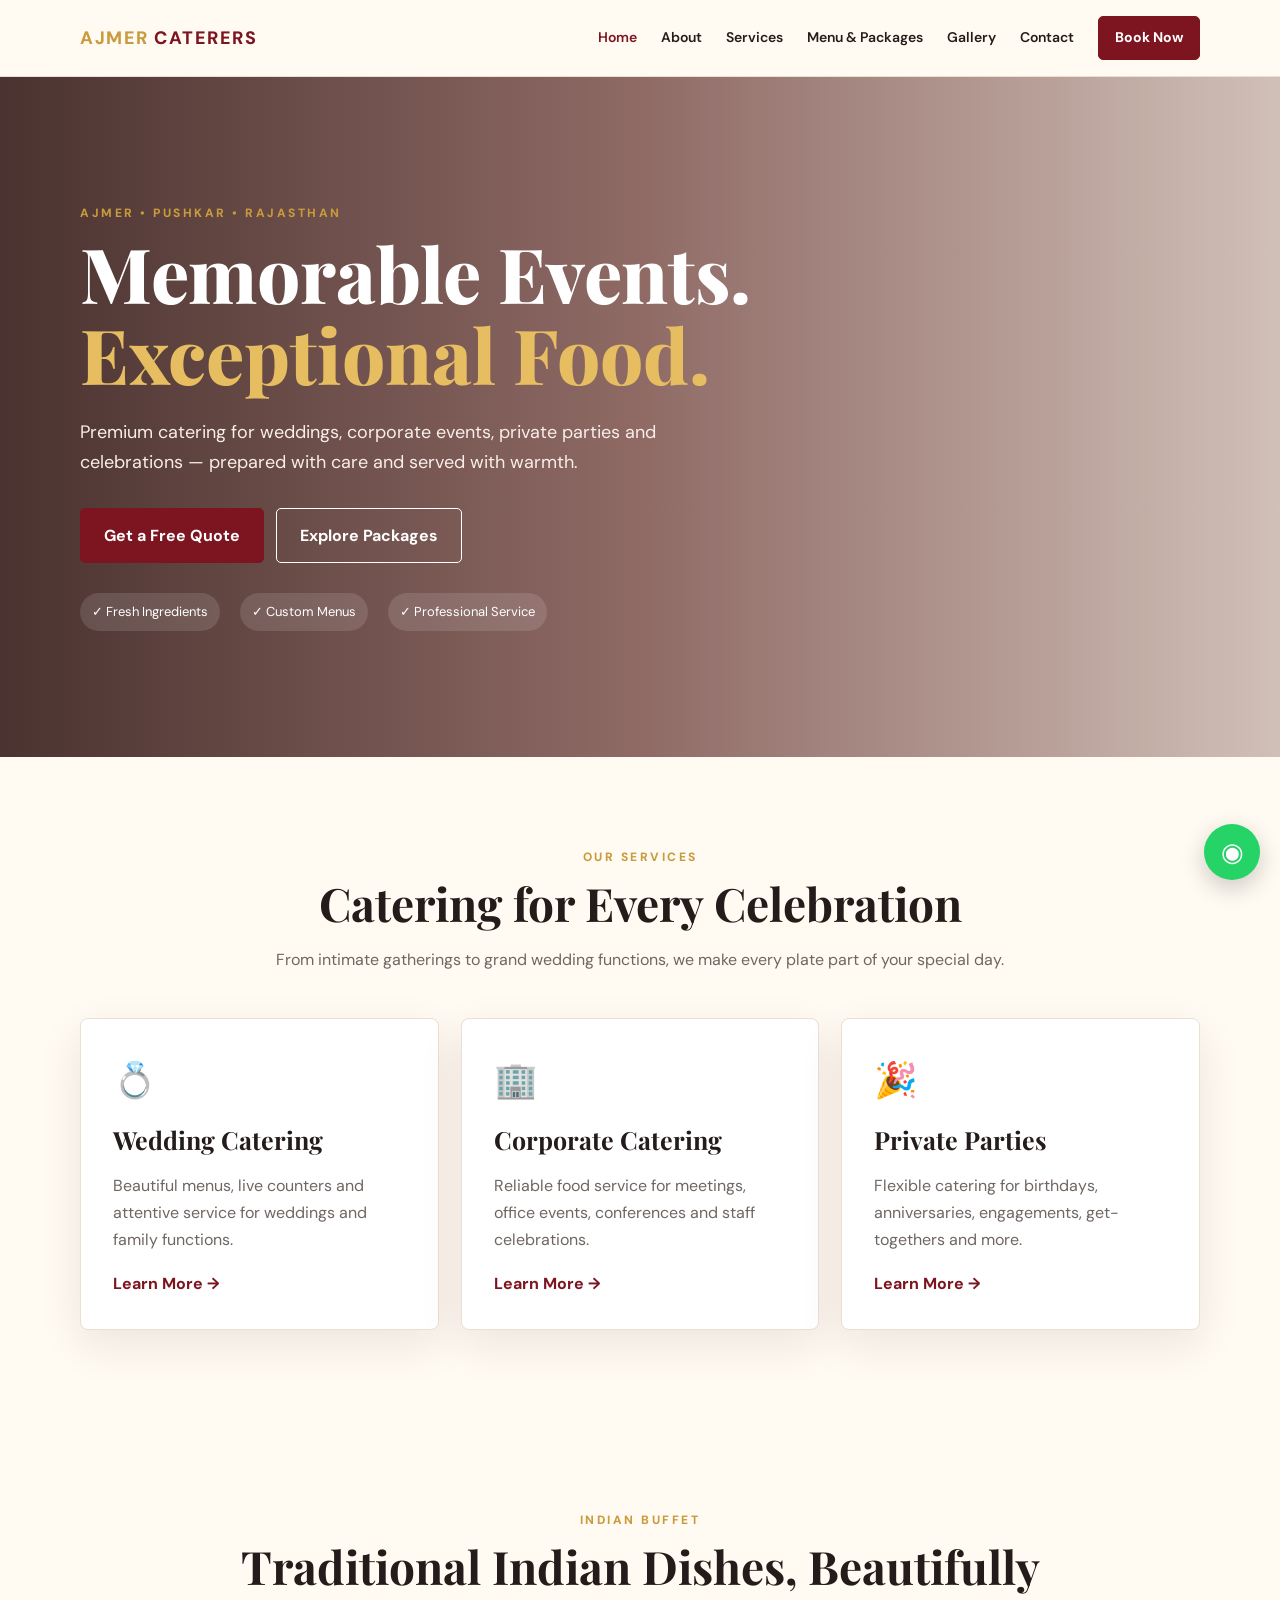
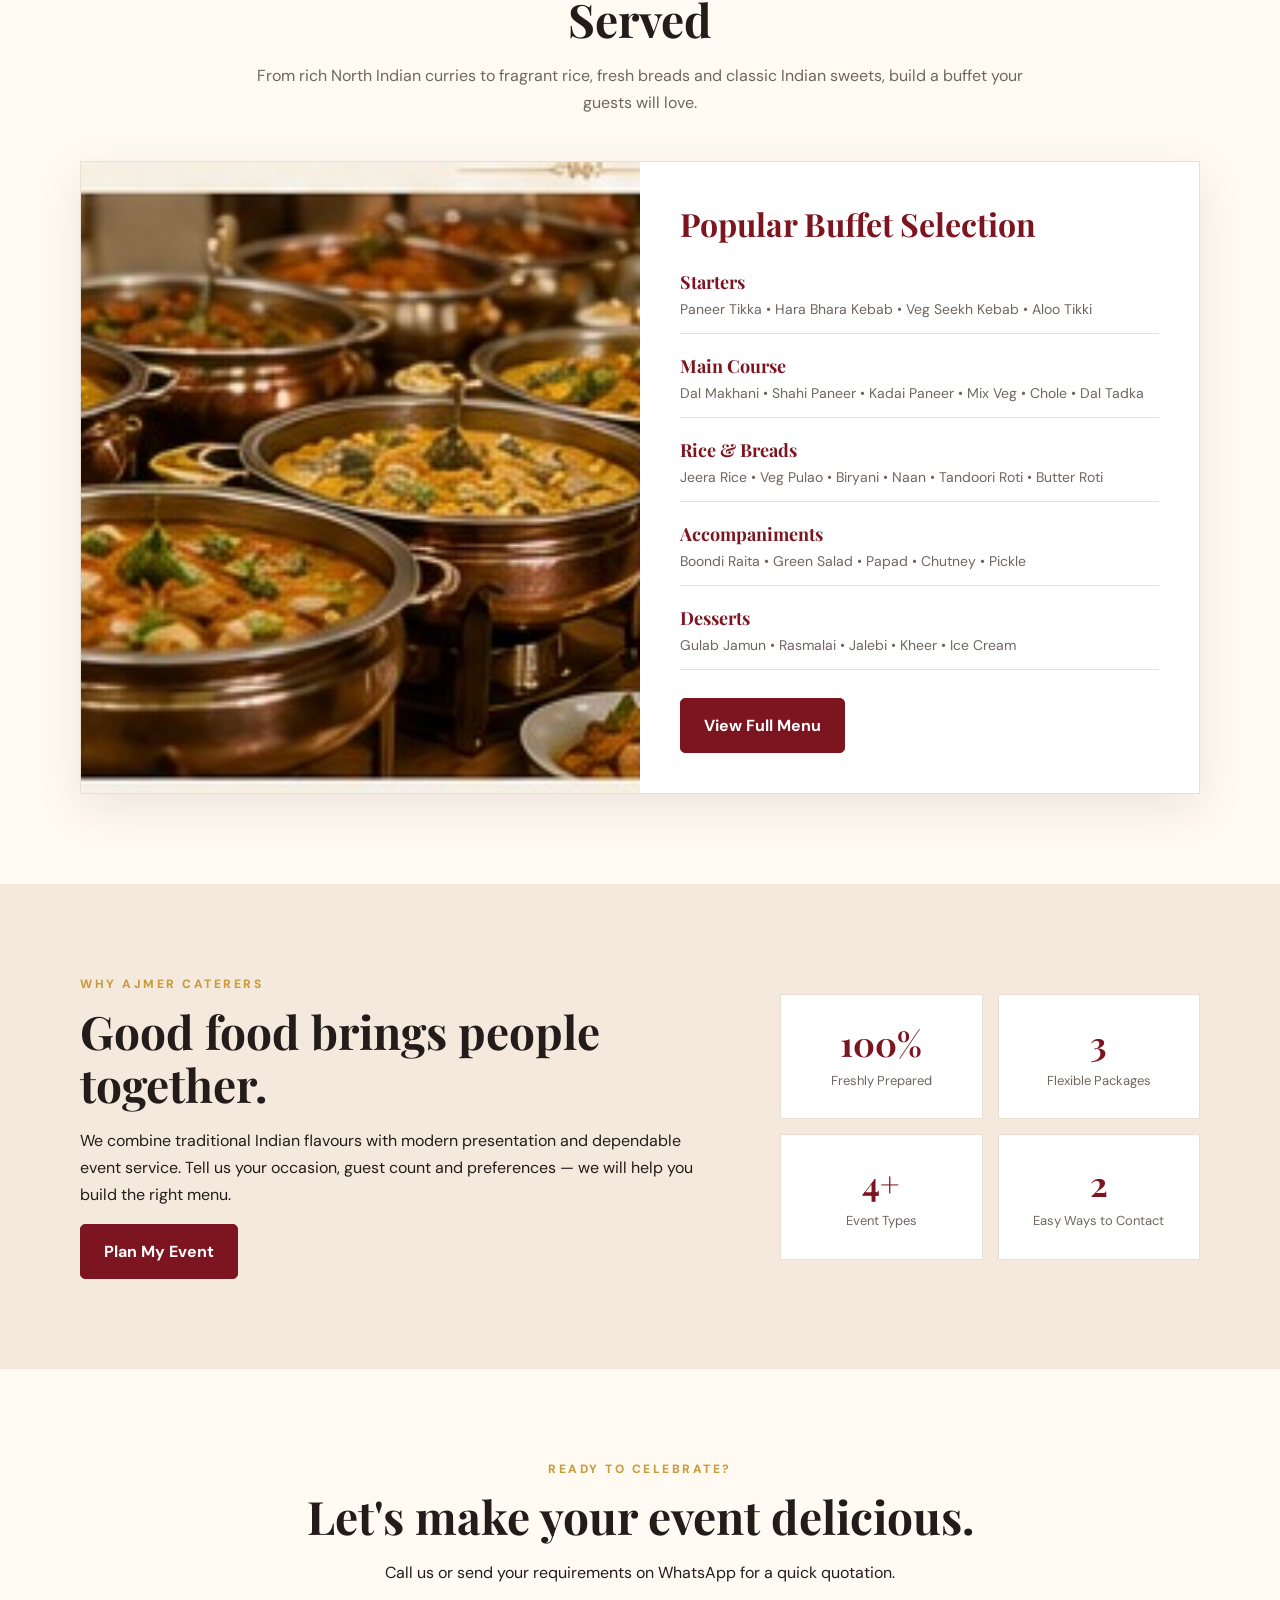
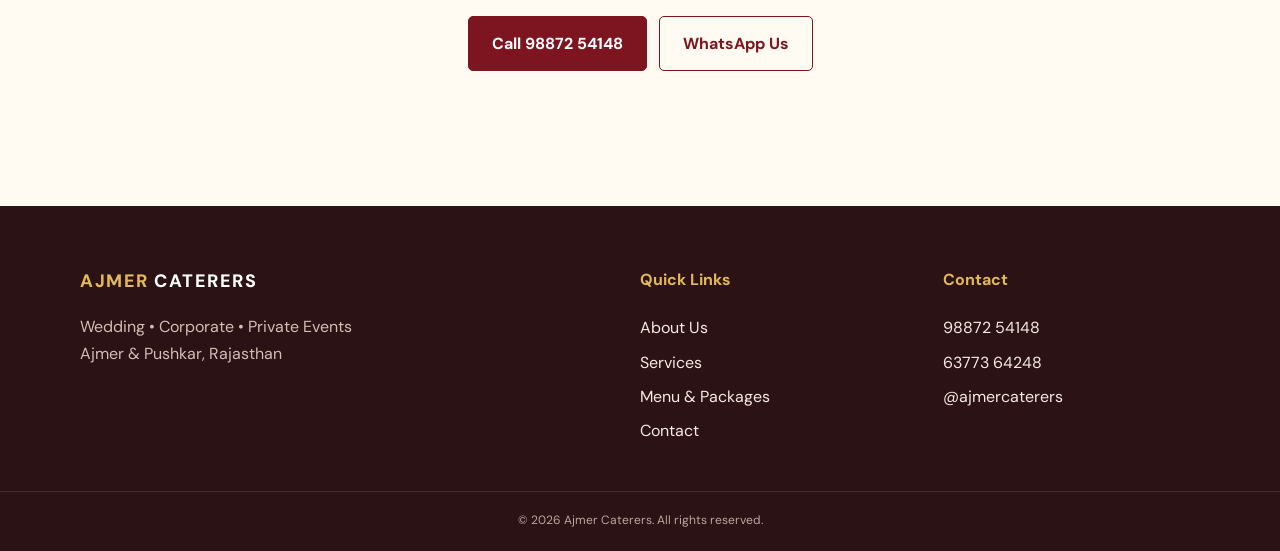
<file: index.html>
<!DOCTYPE html>
<html lang="en">
<head>
  <meta charset="UTF-8">
  <meta name="viewport" content="width=device-width, initial-scale=1.0">
  <meta name="description" content="Ajmer Caterers - Wedding, Corporate and Private Party Catering in Ajmer & Pushkar.">
  <title>Ajmer Caterers | Wedding & Event Catering</title>
  <link rel="stylesheet" href="css/style.css">
</head>
<body>
<header class="site-header">
  <div class="container nav-wrap">
    <a class="logo" href="index.html"><span>AJMER</span> CATERERS</a>
    <button class="nav-toggle" aria-label="Open navigation">☰</button>
    <nav class="nav" id="mainNav">
      <a class="active" href="index.html">Home</a>
      <a href="about.html">About</a>
      <a href="services.html">Services</a>
      <a href="menu.html">Menu & Packages</a>
      <a href="gallery.html">Gallery</a>
      <a href="contact.html">Contact</a>
      <a class="btn btn-small" href="contact.html">Book Now</a>
    </nav>
  </div>
</header>

<main>
<section class="hero">
  <div class="container hero-content">
    <p class="eyebrow">AJMER • PUSHKAR • RAJASTHAN</p>
    <h1>Memorable Events.<br><span>Exceptional Food.</span></h1>
    <p class="hero-text">Premium catering for weddings, corporate events, private parties and celebrations — prepared with care and served with warmth.</p>
    <div class="hero-actions">
      <a class="btn" href="contact.html">Get a Free Quote</a>
      <a class="btn btn-outline" href="menu.html">Explore Packages</a>
    </div>
    <div class="hero-badges">
      <span>✓ Fresh Ingredients</span><span>✓ Custom Menus</span><span>✓ Professional Service</span>
    </div>
  </div>
</section>

<section class="section">
  <div class="container">
    <div class="section-heading">
      <p class="eyebrow">OUR SERVICES</p>
      <h2>Catering for Every Celebration</h2>
      <p>From intimate gatherings to grand wedding functions, we make every plate part of your special day.</p>
    </div>
    <div class="cards three">
      <article class="card"><div class="card-icon">💍</div><h3>Wedding Catering</h3><p>Beautiful menus, live counters and attentive service for weddings and family functions.</p><a href="services.html#wedding">Learn More →</a></article>
      <article class="card"><div class="card-icon">🏢</div><h3>Corporate Catering</h3><p>Reliable food service for meetings, office events, conferences and staff celebrations.</p><a href="services.html#corporate">Learn More →</a></article>
      <article class="card"><div class="card-icon">🎉</div><h3>Private Parties</h3><p>Flexible catering for birthdays, anniversaries, engagements, get-togethers and more.</p><a href="services.html#events">Learn More →</a></article>
    </div>
  </div>
</section>

<section class="section buffet-section">
  <div class="container">
    <div class="section-heading">
      <p class="eyebrow">INDIAN BUFFET</p>
      <h2>Traditional Indian Dishes, Beautifully Served</h2>
      <p>From rich North Indian curries to fragrant rice, fresh breads and classic Indian sweets, build a buffet your guests will love.</p>
    </div>
    <div class="buffet-feature">
      <div class="buffet-photo"><img src="indian-buffet.jpg" alt="Indian buffet spread with traditional dishes"></div>
      <div class="dish-panel">
        <h3>Popular Buffet Selection</h3>
        <div class="dish-groups">
          <div><strong>Starters</strong><span>Paneer Tikka • Hara Bhara Kebab • Veg Seekh Kebab • Aloo Tikki</span></div>
          <div><strong>Main Course</strong><span>Dal Makhani • Shahi Paneer • Kadai Paneer • Mix Veg • Chole • Dal Tadka</span></div>
          <div><strong>Rice & Breads</strong><span>Jeera Rice • Veg Pulao • Biryani • Naan • Tandoori Roti • Butter Roti</span></div>
          <div><strong>Accompaniments</strong><span>Boondi Raita • Green Salad • Papad • Chutney • Pickle</span></div>
          <div><strong>Desserts</strong><span>Gulab Jamun • Rasmalai • Jalebi • Kheer • Ice Cream</span></div>
        </div>
        <a class="btn" href="menu.html">View Full Menu</a>
      </div>
    </div>
  </div>
</section>

<section class="section band">
  <div class="container split">
    <div>
      <p class="eyebrow">WHY AJMER CATERERS</p>
      <h2>Good food brings people together.</h2>
      <p>We combine traditional Indian flavours with modern presentation and dependable event service. Tell us your occasion, guest count and preferences — we will help you build the right menu.</p>
      <a class="btn" href="contact.html">Plan My Event</a>
    </div>
    <div class="stats">
      <div><strong>100%</strong><span>Freshly Prepared</span></div>
      <div><strong>3</strong><span>Flexible Packages</span></div>
      <div><strong>4+</strong><span>Event Types</span></div>
      <div><strong>2</strong><span>Easy Ways to Contact</span></div>
    </div>
  </div>
</section>

<section class="section">
  <div class="container section-heading">
    <p class="eyebrow">READY TO CELEBRATE?</p>
    <h2>Let's make your event delicious.</h2>
    <p>Call us or send your requirements on WhatsApp for a quick quotation.</p>
    <div class="hero-actions center"><a class="btn" href="tel:+919887254148">Call 98872 54148</a><a class="btn btn-outline" target="_blank" rel="noopener" href="https://wa.me/919887254148?text=Hello%20Ajmer%20Caterers%2C%20I%20would%20like%20a%20catering%20quote.">WhatsApp Us</a></div>
  </div>
</section>
</main>

<footer class="footer"><div class="container footer-grid"><div><div class="logo light"><span>AJMER</span> CATERERS</div><p>Wedding • Corporate • Private Events<br>Ajmer & Pushkar, Rajasthan</p></div><div><h4>Quick Links</h4><a href="about.html">About Us</a><a href="services.html">Services</a><a href="menu.html">Menu & Packages</a><a href="contact.html">Contact</a></div><div><h4>Contact</h4><a href="tel:+919887254148">98872 54148</a><a href="tel:+916377364248">63773 64248</a><a target="_blank" rel="noopener" href="https://www.instagram.com/ajmercaterers/?hl=en">@ajmercaterers</a></div></div><div class="copyright">© 2026 Ajmer Caterers. All rights reserved.</div></footer>
<a class="whatsapp" target="_blank" rel="noopener" href="https://wa.me/919887254148?text=Hello%20Ajmer%20Caterers%2C%20I%20need%20catering%20details." aria-label="Chat on WhatsApp">◉</a>
<script src="js/script.js"></script>
</body></html>
</file>
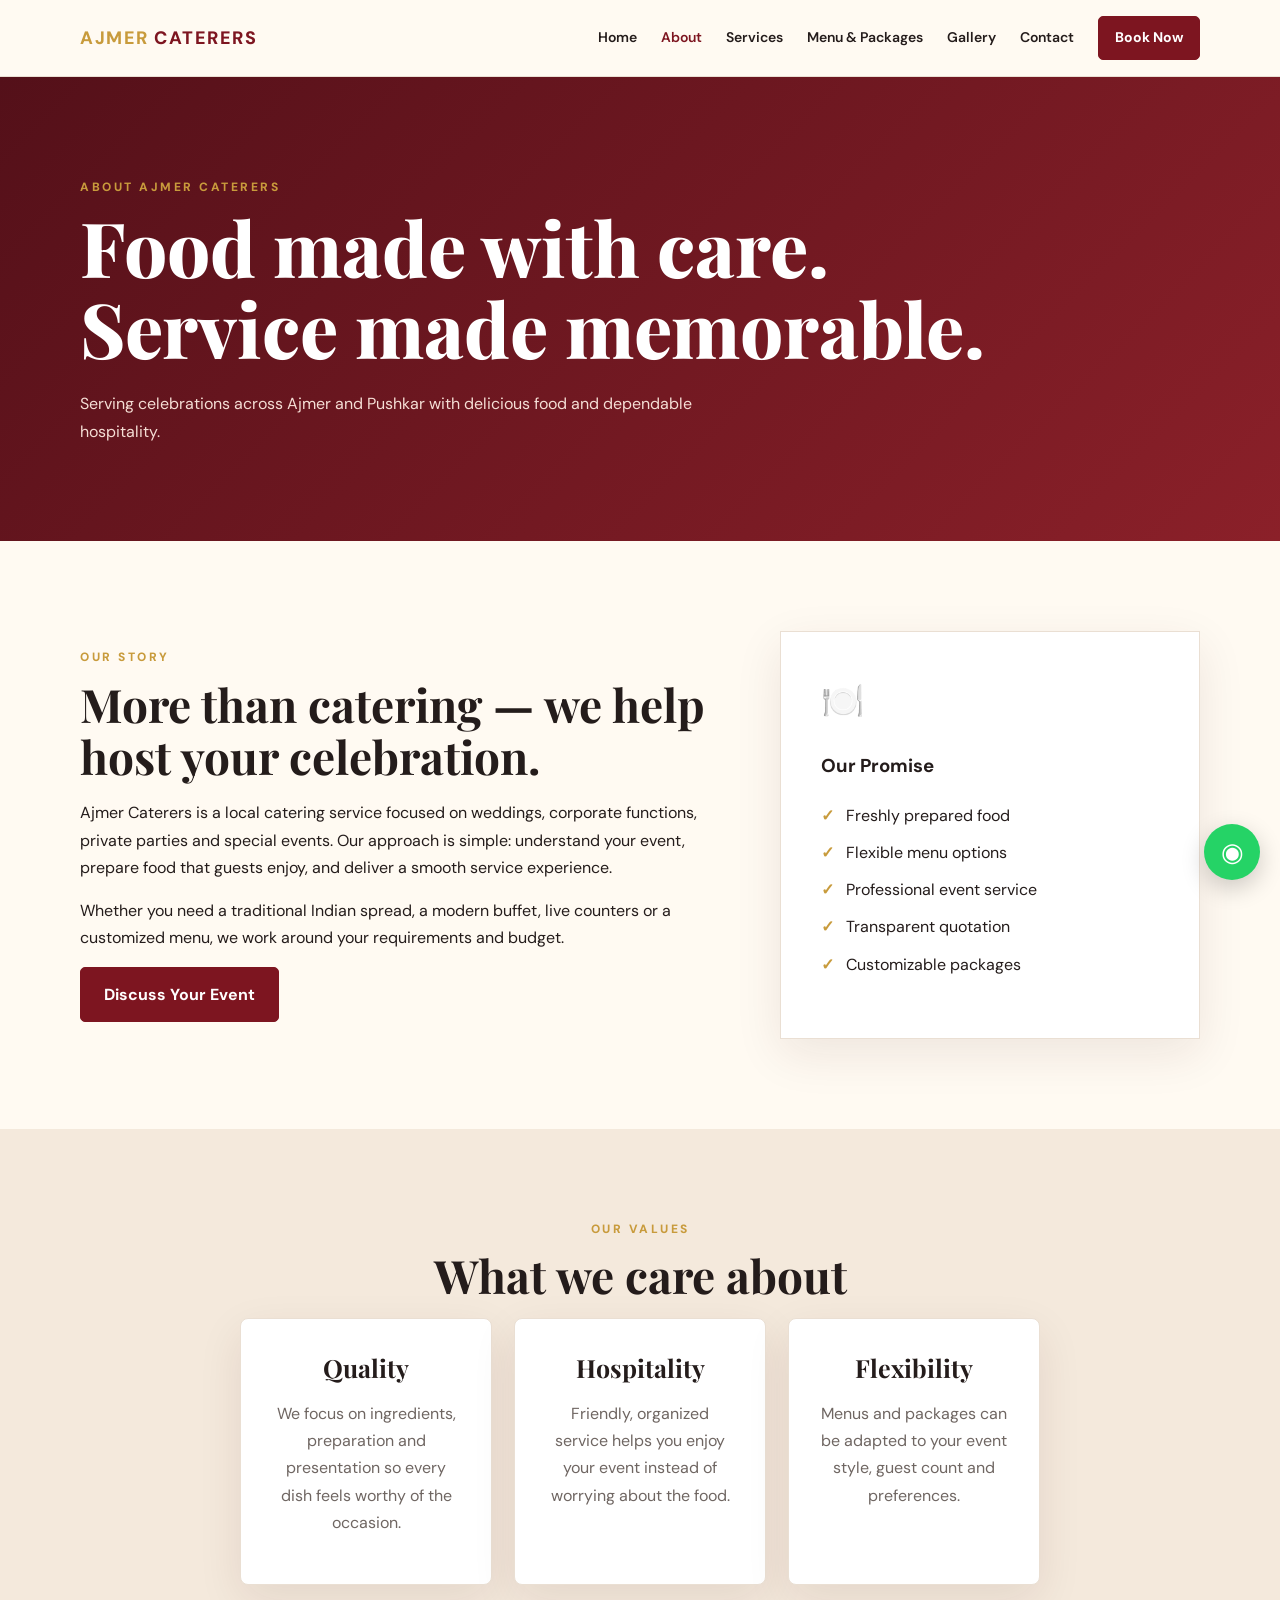
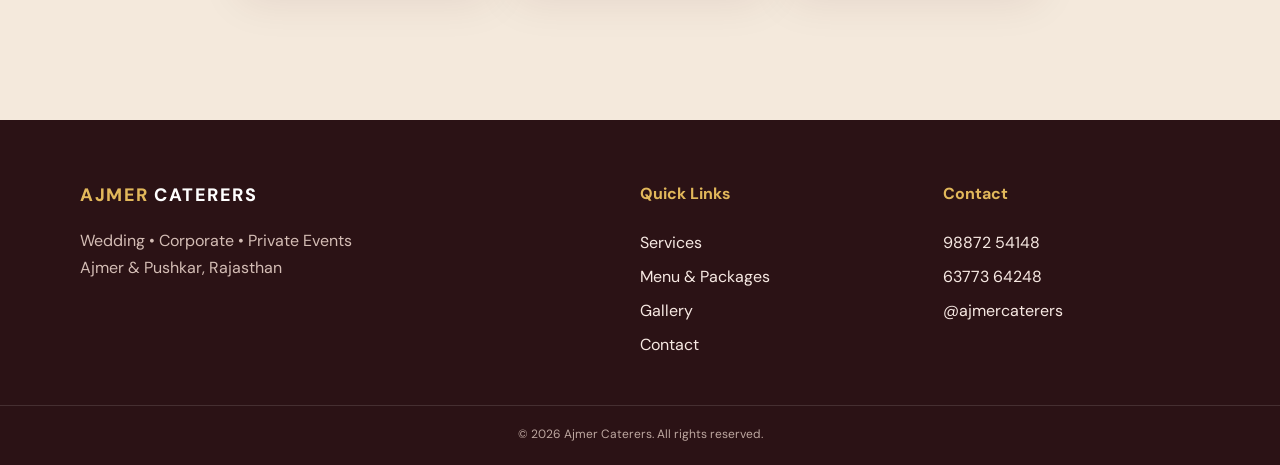
<file: about.html>
<!DOCTYPE html>
<html lang="en"><head><meta charset="UTF-8"><meta name="viewport" content="width=device-width, initial-scale=1.0"><meta name="description" content="About Ajmer Caterers."><title>About Us | Ajmer Caterers</title><link rel="stylesheet" href="css/style.css"></head>
<body>
<header class="site-header"><div class="container nav-wrap"><a class="logo" href="index.html"><span>AJMER</span> CATERERS</a><button class="nav-toggle" aria-label="Open navigation">☰</button><nav class="nav" id="mainNav"><a href="index.html">Home</a><a class="active" href="about.html">About</a><a href="services.html">Services</a><a href="menu.html">Menu & Packages</a><a href="gallery.html">Gallery</a><a href="contact.html">Contact</a><a class="btn btn-small" href="contact.html">Book Now</a></nav></div></header>
<main><section class="page-hero"><div class="container"><p class="eyebrow">ABOUT AJMER CATERERS</p><h1>Food made with care.<br>Service made memorable.</h1><p>Serving celebrations across Ajmer and Pushkar with delicious food and dependable hospitality.</p></div></section>
<section class="section"><div class="container split"><div><p class="eyebrow">OUR STORY</p><h2>More than catering — we help host your celebration.</h2><p>Ajmer Caterers is a local catering service focused on weddings, corporate functions, private parties and special events. Our approach is simple: understand your event, prepare food that guests enjoy, and deliver a smooth service experience.</p><p>Whether you need a traditional Indian spread, a modern buffet, live counters or a customized menu, we work around your requirements and budget.</p><a class="btn" href="contact.html">Discuss Your Event</a></div><div class="feature-box"><div class="card-icon">🍽️</div><h3>Our Promise</h3><ul class="check-list"><li>Freshly prepared food</li><li>Flexible menu options</li><li>Professional event service</li><li>Transparent quotation</li><li>Customizable packages</li></ul></div></div></section>
<section class="section band"><div class="container section-heading"><p class="eyebrow">OUR VALUES</p><h2>What we care about</h2><div class="cards three"><article class="card"><h3>Quality</h3><p>We focus on ingredients, preparation and presentation so every dish feels worthy of the occasion.</p></article><article class="card"><h3>Hospitality</h3><p>Friendly, organized service helps you enjoy your event instead of worrying about the food.</p></article><article class="card"><h3>Flexibility</h3><p>Menus and packages can be adapted to your event style, guest count and preferences.</p></article></div></div></section></main>
<footer class="footer"><div class="container footer-grid"><div><div class="logo light"><span>AJMER</span> CATERERS</div><p>Wedding • Corporate • Private Events<br>Ajmer & Pushkar, Rajasthan</p></div><div><h4>Quick Links</h4><a href="services.html">Services</a><a href="menu.html">Menu & Packages</a><a href="gallery.html">Gallery</a><a href="contact.html">Contact</a></div><div><h4>Contact</h4><a href="tel:+919887254148">98872 54148</a><a href="tel:+916377364248">63773 64248</a><a target="_blank" rel="noopener" href="https://www.instagram.com/ajmercaterers/?hl=en">@ajmercaterers</a></div></div><div class="copyright">© 2026 Ajmer Caterers. All rights reserved.</div></footer><a class="whatsapp" target="_blank" rel="noopener" href="https://wa.me/919887254148?text=Hello%20Ajmer%20Caterers%2C%20I%20need%20catering%20details." aria-label="Chat on WhatsApp">◉</a><script src="js/script.js"></script></body></html>
</file>
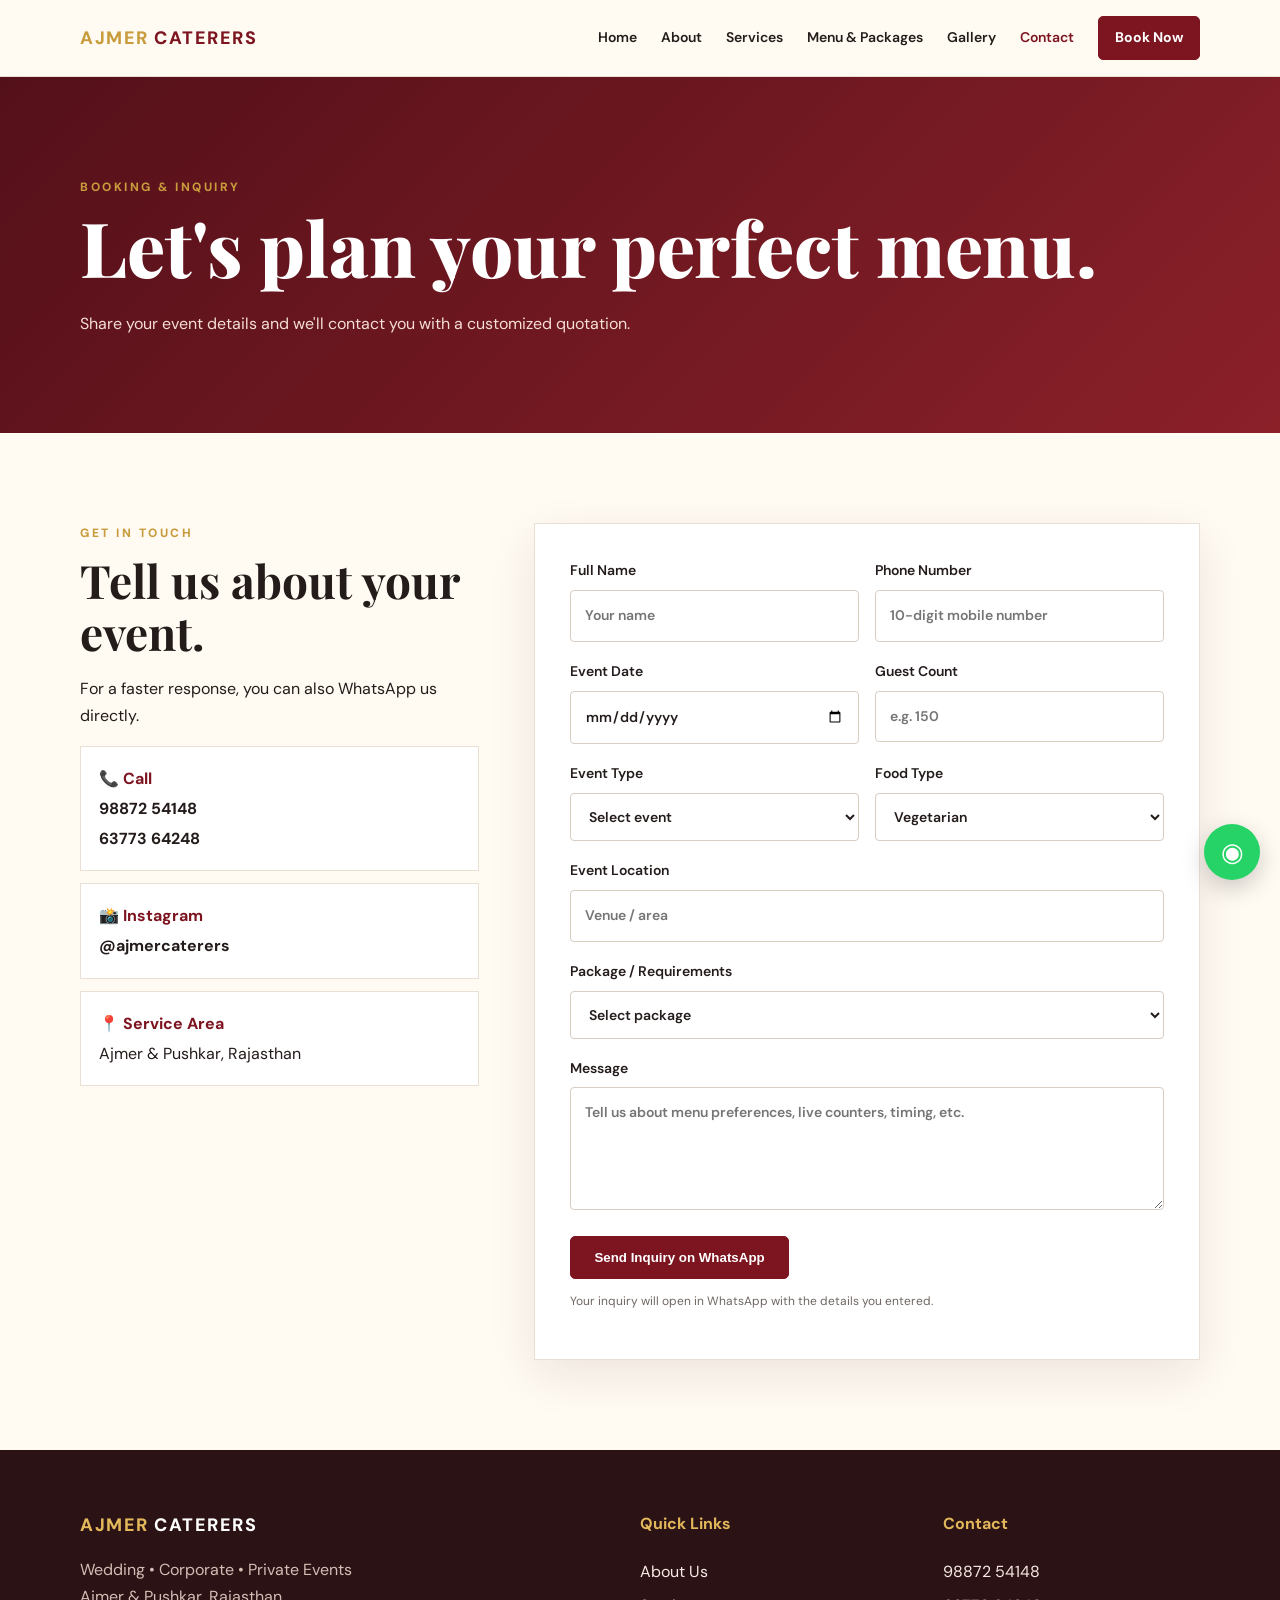
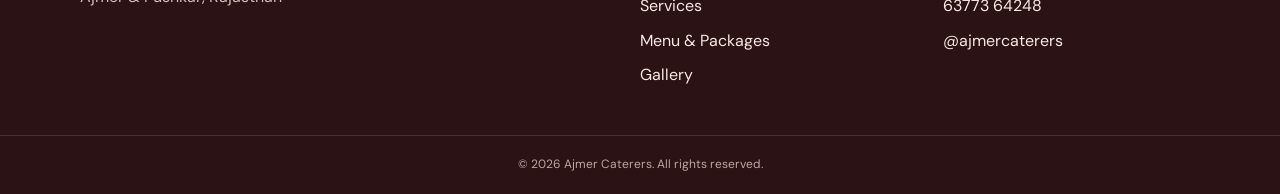
<file: contact.html>
<!DOCTYPE html>
<html lang="en"><head><meta charset="UTF-8"><meta name="viewport" content="width=device-width, initial-scale=1.0"><title>Book Catering | Ajmer Caterers</title><link rel="stylesheet" href="css/style.css"></head>
<body><header class="site-header"><div class="container nav-wrap"><a class="logo" href="index.html"><span>AJMER</span> CATERERS</a><button class="nav-toggle" aria-label="Open navigation">☰</button><nav class="nav" id="mainNav"><a href="index.html">Home</a><a href="about.html">About</a><a href="services.html">Services</a><a href="menu.html">Menu & Packages</a><a href="gallery.html">Gallery</a><a class="active" href="contact.html">Contact</a><a class="btn btn-small" href="#booking">Book Now</a></nav></div></header>
<main><section class="page-hero"><div class="container"><p class="eyebrow">BOOKING & INQUIRY</p><h1>Let's plan your perfect menu.</h1><p>Share your event details and we'll contact you with a customized quotation.</p></div></section>
<section class="section" id="booking"><div class="container contact-grid"><div><p class="eyebrow">GET IN TOUCH</p><h2>Tell us about your event.</h2><p>For a faster response, you can also WhatsApp us directly.</p><div class="contact-card"><strong>📞 Call</strong><a href="tel:+919887254148">98872 54148</a><a href="tel:+916377364248">63773 64248</a></div><div class="contact-card"><strong>📸 Instagram</strong><a target="_blank" rel="noopener" href="https://www.instagram.com/ajmercaterers/?hl=en">@ajmercaterers</a></div><div class="contact-card"><strong>📍 Service Area</strong><span>Ajmer & Pushkar, Rajasthan</span></div></div>
<form class="booking-form" id="bookingForm"><div class="form-row"><label>Full Name<input id="name" name="name" type="text" required placeholder="Your name"></label><label>Phone Number<input id="phone" name="phone" type="tel" required placeholder="10-digit mobile number" pattern="[0-9]{10}"></label></div><div class="form-row"><label>Event Date<input id="date" name="date" type="date" required></label><label>Guest Count<input id="guests" name="guests" type="number" min="1" required placeholder="e.g. 150"></label></div><div class="form-row"><label>Event Type<select id="eventType" name="eventType" required><option value="">Select event</option><option>Wedding</option><option>Corporate</option><option>Private Party</option><option>Engagement / Family Function</option><option>Other</option></select></label><label>Food Type<select id="foodType" name="foodType"><option>Vegetarian</option><option>Jain</option><option>Mixed / Custom</option></select></label></div><label>Event Location<input id="location" name="location" type="text" required placeholder="Venue / area"></label><label>Package / Requirements<select id="package" name="package"><option value="">Select package</option><option>Silver</option><option>Gold</option><option>Platinum</option><option>Custom Requirement</option></select></label><label>Message<textarea id="message" name="message" rows="4" placeholder="Tell us about menu preferences, live counters, timing, etc."></textarea></label><button class="btn" type="submit">Send Inquiry on WhatsApp</button><p class="form-note">Your inquiry will open in WhatsApp with the details you entered.</p></form></div></section></main>
<footer class="footer"><div class="container footer-grid"><div><div class="logo light"><span>AJMER</span> CATERERS</div><p>Wedding • Corporate • Private Events<br>Ajmer & Pushkar, Rajasthan</p></div><div><h4>Quick Links</h4><a href="about.html">About Us</a><a href="services.html">Services</a><a href="menu.html">Menu & Packages</a><a href="gallery.html">Gallery</a></div><div><h4>Contact</h4><a href="tel:+919887254148">98872 54148</a><a href="tel:+916377364248">63773 64248</a><a target="_blank" rel="noopener" href="https://www.instagram.com/ajmercaterers/?hl=en">@ajmercaterers</a></div></div><div class="copyright">© 2026 Ajmer Caterers. All rights reserved.</div></footer><a class="whatsapp" target="_blank" rel="noopener" href="https://wa.me/919887254148?text=Hello%20Ajmer%20Caterers%2C%20I%20need%20catering%20details." aria-label="Chat on WhatsApp">◉</a><script src="js/script.js"></script></body></html>
</file>
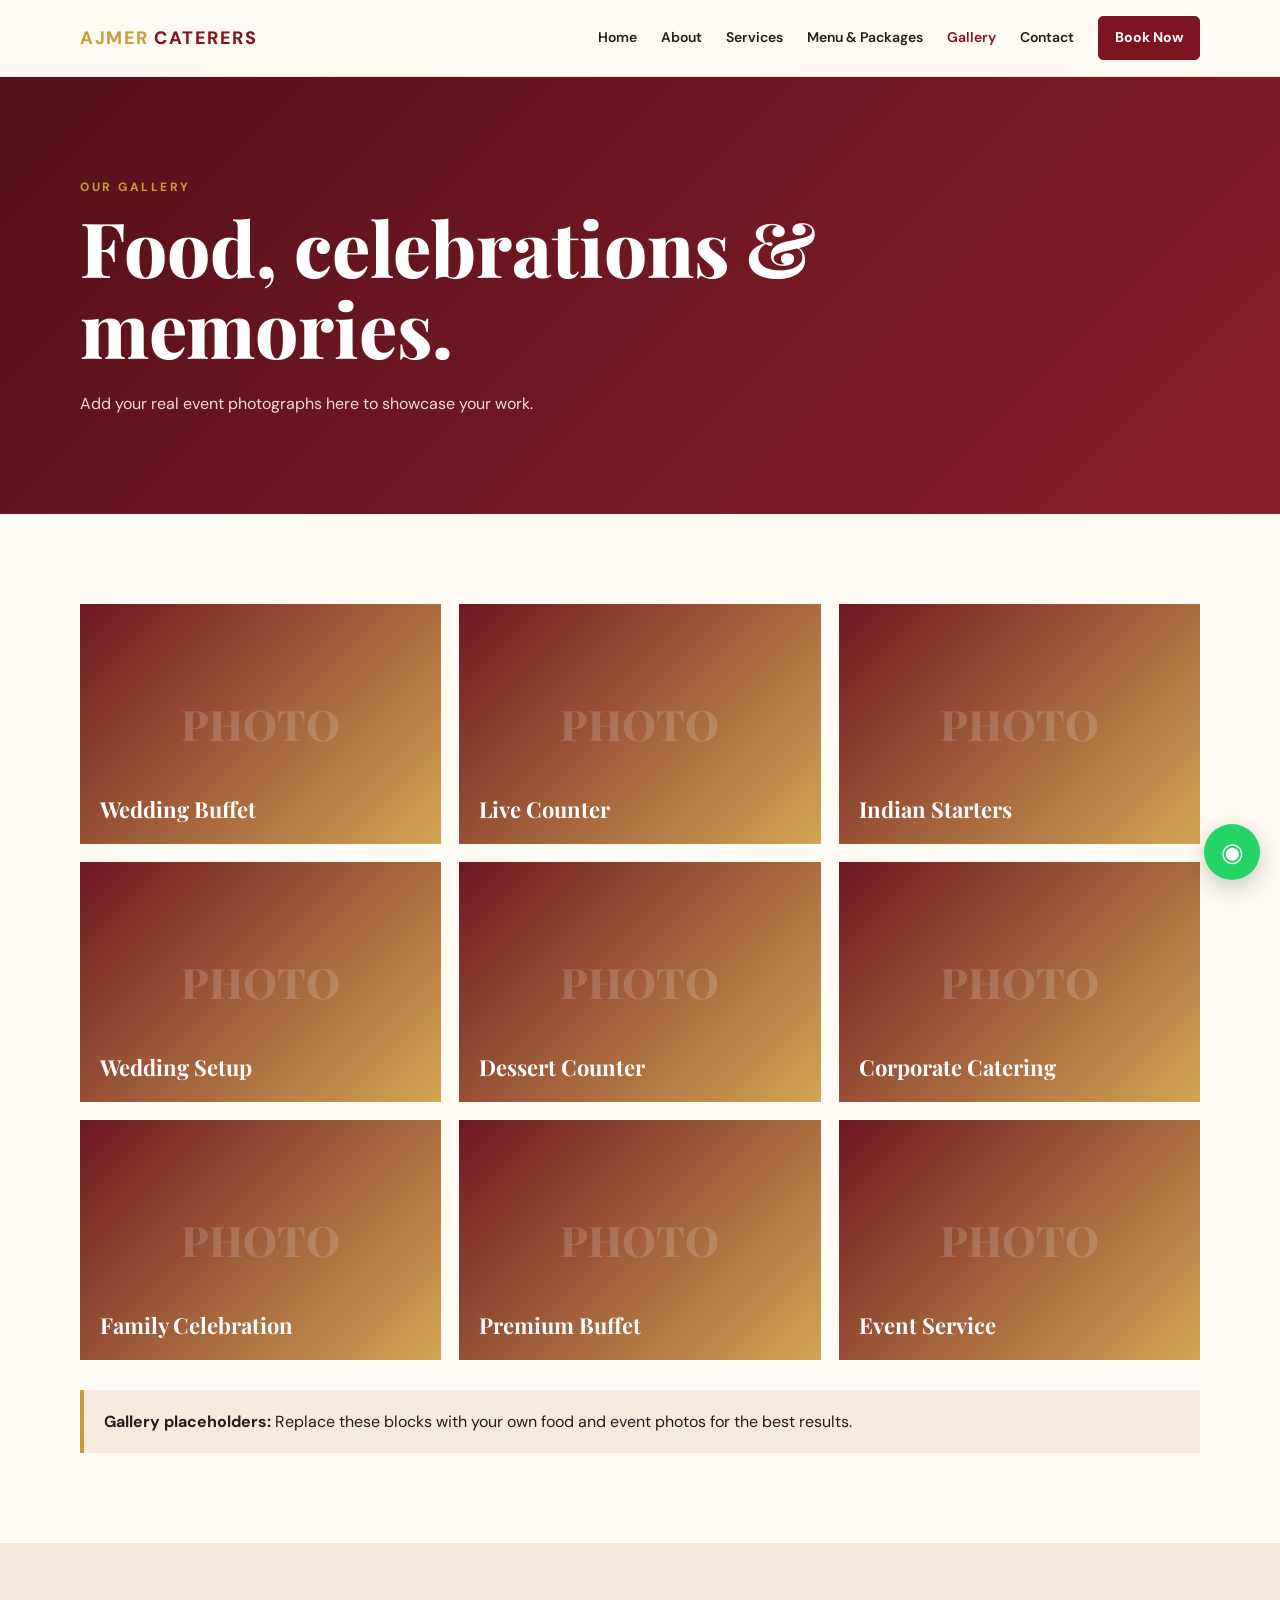
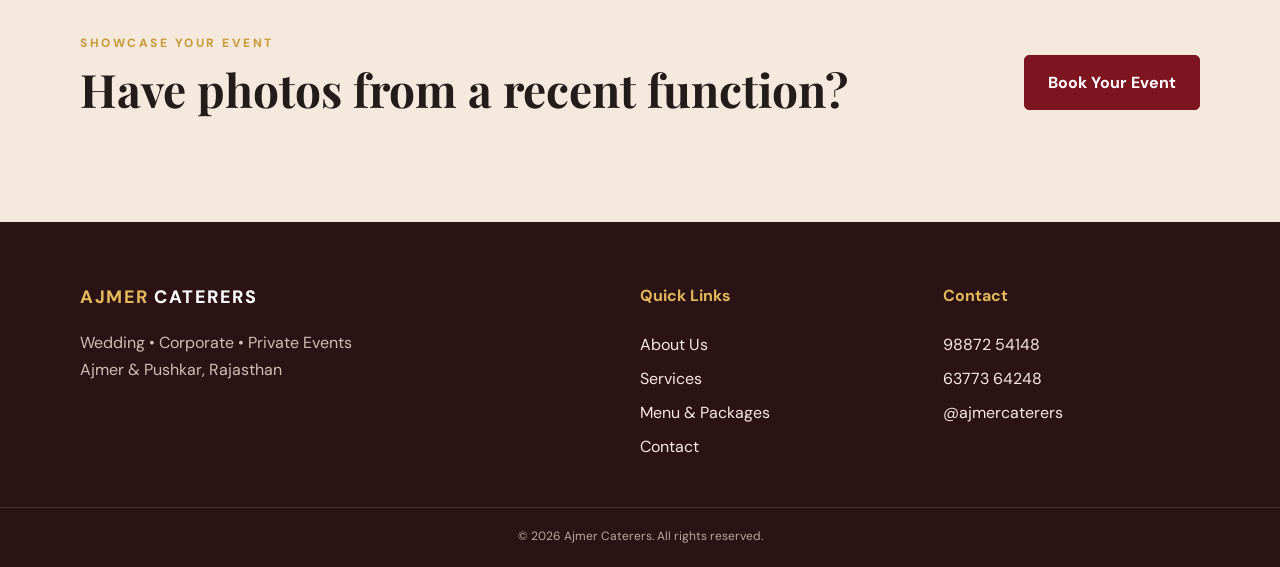
<file: gallery.html>
<!DOCTYPE html>
<html lang="en"><head><meta charset="UTF-8"><meta name="viewport" content="width=device-width, initial-scale=1.0"><title>Gallery | Ajmer Caterers</title><link rel="stylesheet" href="css/style.css"></head>
<body><header class="site-header"><div class="container nav-wrap"><a class="logo" href="index.html"><span>AJMER</span> CATERERS</a><button class="nav-toggle" aria-label="Open navigation">☰</button><nav class="nav" id="mainNav"><a href="index.html">Home</a><a href="about.html">About</a><a href="services.html">Services</a><a href="menu.html">Menu & Packages</a><a class="active" href="gallery.html">Gallery</a><a href="contact.html">Contact</a><a class="btn btn-small" href="contact.html">Book Now</a></nav></div></header>
<main><section class="page-hero"><div class="container"><p class="eyebrow">OUR GALLERY</p><h1>Food, celebrations & memories.</h1><p>Add your real event photographs here to showcase your work.</p></div></section>
<section class="section"><div class="container"><div class="gallery-grid">
<div class="gallery-item"><span>Wedding Buffet</span></div><div class="gallery-item"><span>Live Counter</span></div><div class="gallery-item"><span>Indian Starters</span></div><div class="gallery-item"><span>Wedding Setup</span></div><div class="gallery-item"><span>Dessert Counter</span></div><div class="gallery-item"><span>Corporate Catering</span></div><div class="gallery-item"><span>Family Celebration</span></div><div class="gallery-item"><span>Premium Buffet</span></div><div class="gallery-item"><span>Event Service</span></div></div><div class="note"><strong>Gallery placeholders:</strong> Replace these blocks with your own food and event photos for the best results.</div></div></section><section class="section band"><div class="container cta-box"><div><p class="eyebrow">SHOWCASE YOUR EVENT</p><h2>Have photos from a recent function?</h2></div><a class="btn" href="contact.html">Book Your Event</a></div></section></main>
<footer class="footer"><div class="container footer-grid"><div><div class="logo light"><span>AJMER</span> CATERERS</div><p>Wedding • Corporate • Private Events<br>Ajmer & Pushkar, Rajasthan</p></div><div><h4>Quick Links</h4><a href="about.html">About Us</a><a href="services.html">Services</a><a href="menu.html">Menu & Packages</a><a href="contact.html">Contact</a></div><div><h4>Contact</h4><a href="tel:+919887254148">98872 54148</a><a href="tel:+916377364248">63773 64248</a><a target="_blank" rel="noopener" href="https://www.instagram.com/ajmercaterers/?hl=en">@ajmercaterers</a></div></div><div class="copyright">© 2026 Ajmer Caterers. All rights reserved.</div></footer><a class="whatsapp" target="_blank" rel="noopener" href="https://wa.me/919887254148?text=Hello%20Ajmer%20Caterers%2C%20I%20need%20catering%20details." aria-label="Chat on WhatsApp">◉</a><script src="js/script.js"></script></body></html>
</file>
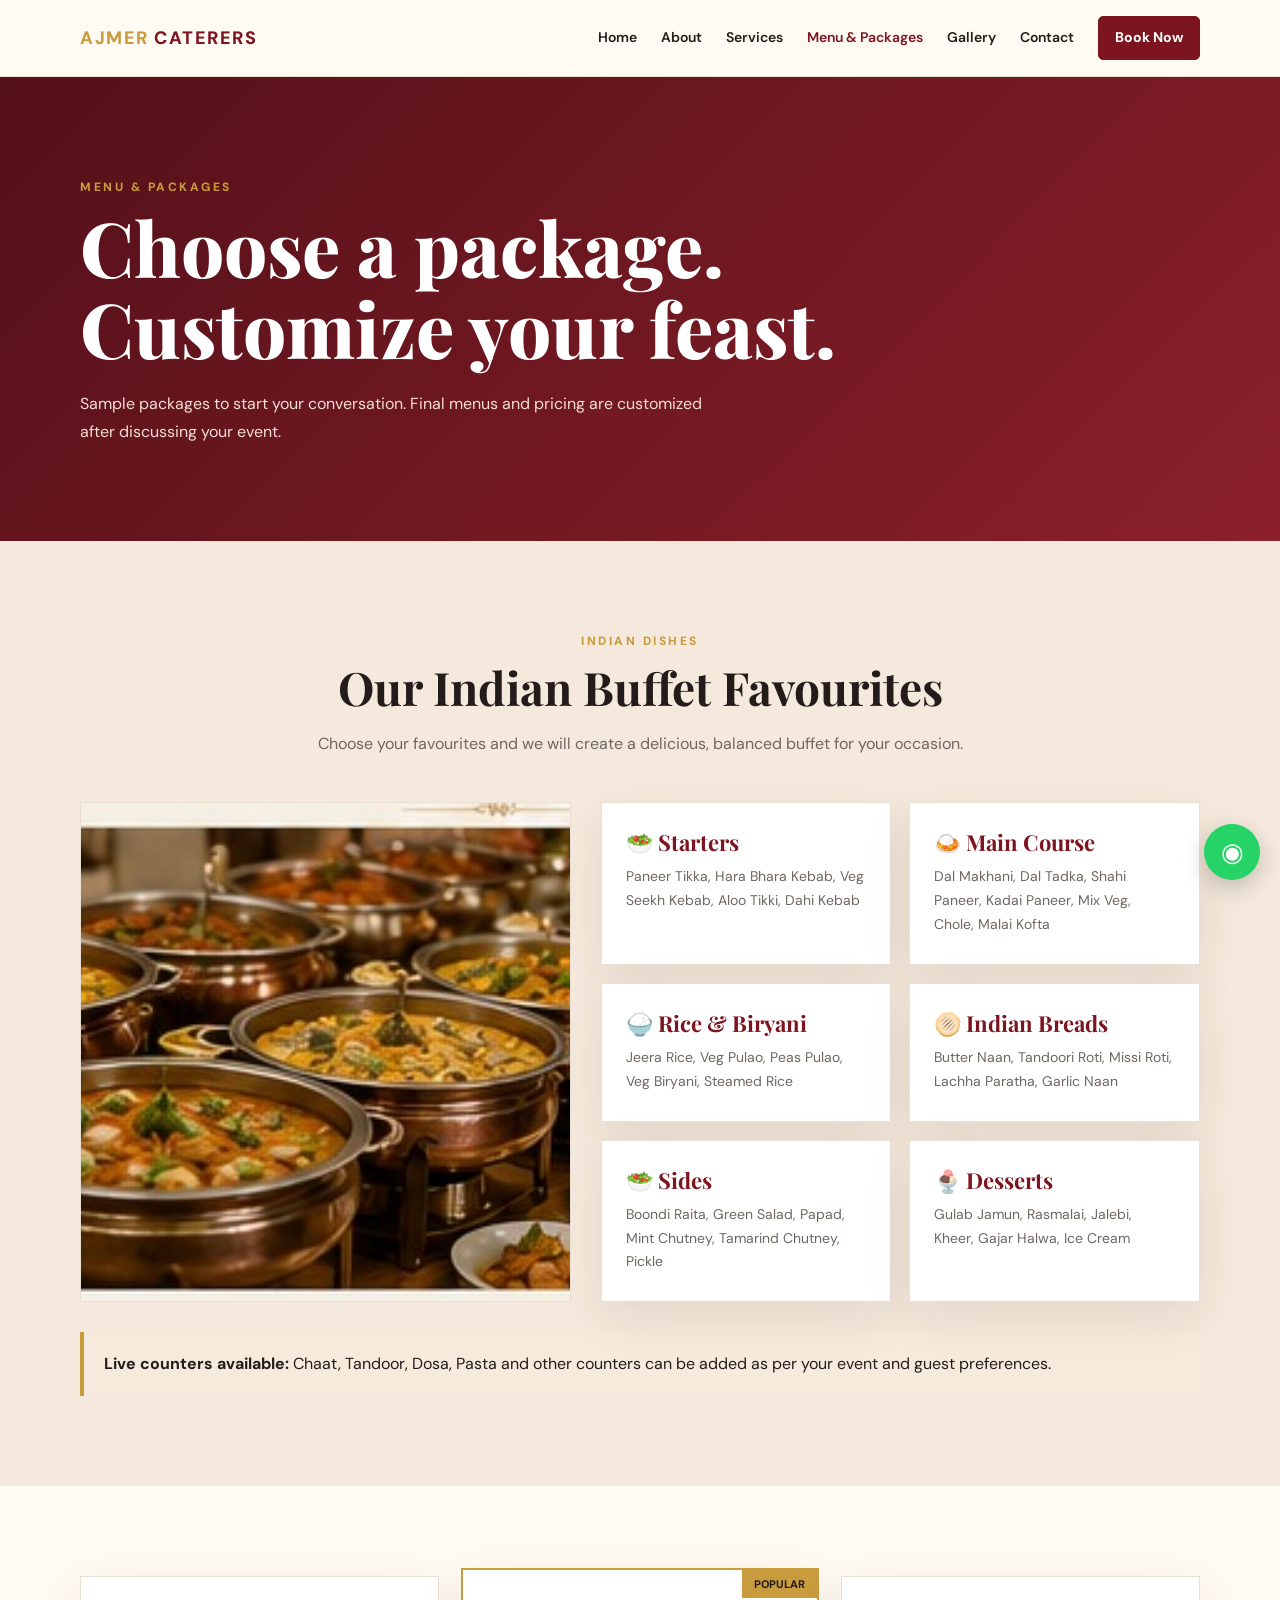
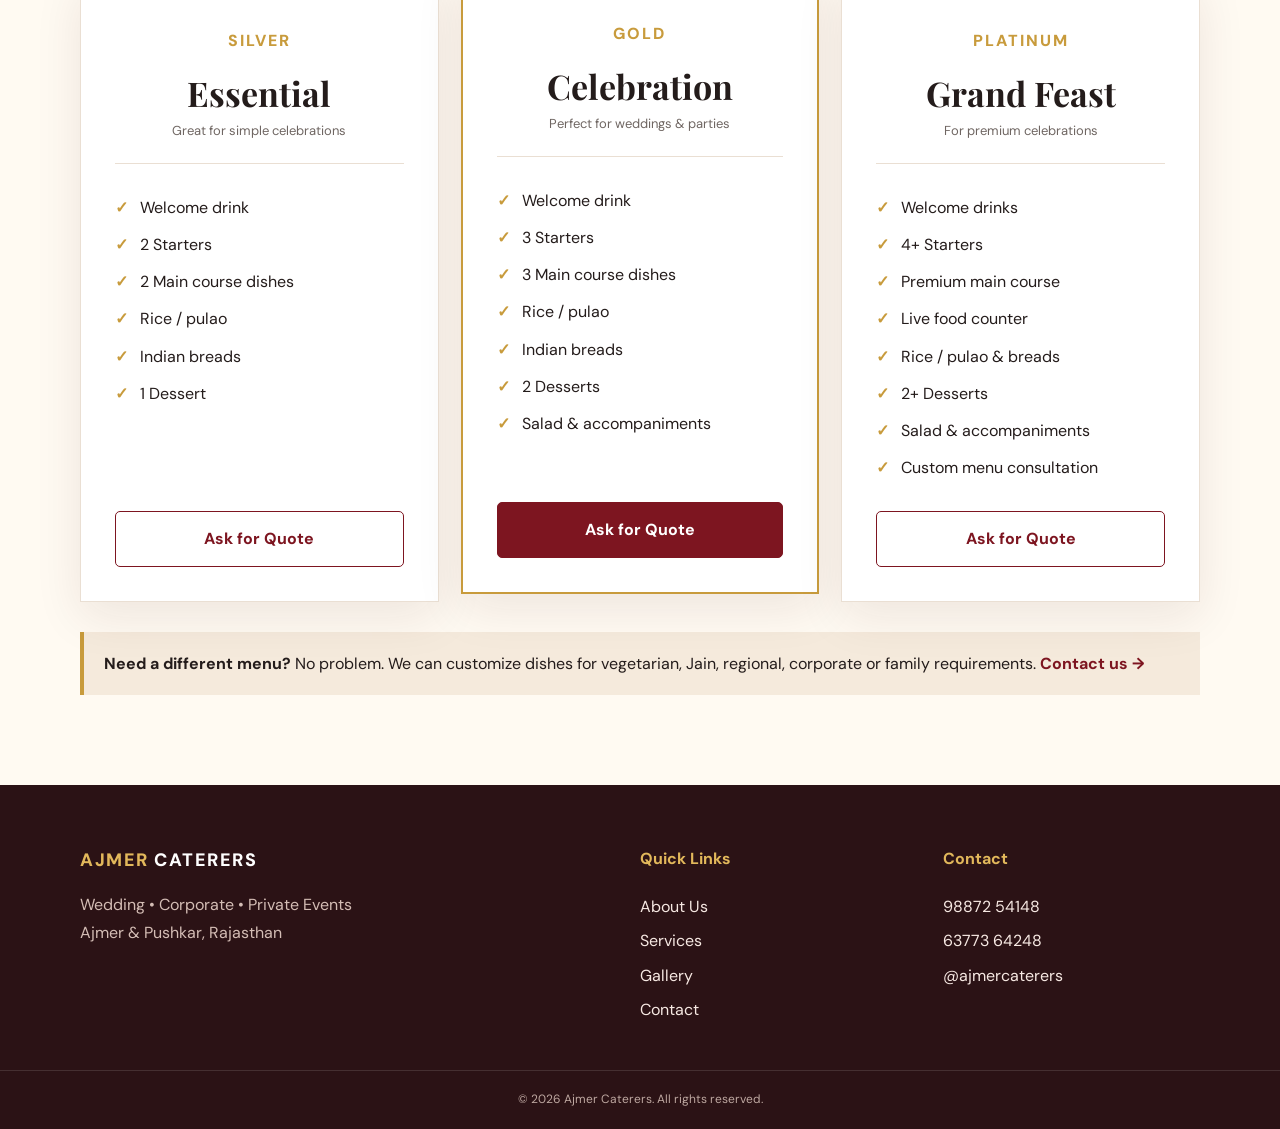
<file: menu.html>
<!DOCTYPE html>
<html lang="en"><head><meta charset="UTF-8"><meta name="viewport" content="width=device-width, initial-scale=1.0"><title>Menu & Packages | Ajmer Caterers</title><link rel="stylesheet" href="css/style.css"></head>
<body><header class="site-header"><div class="container nav-wrap"><a class="logo" href="index.html"><span>AJMER</span> CATERERS</a><button class="nav-toggle" aria-label="Open navigation">☰</button><nav class="nav" id="mainNav"><a href="index.html">Home</a><a href="about.html">About</a><a href="services.html">Services</a><a class="active" href="menu.html">Menu & Packages</a><a href="gallery.html">Gallery</a><a href="contact.html">Contact</a><a class="btn btn-small" href="contact.html">Book Now</a></nav></div></header>
<main><section class="page-hero"><div class="container"><p class="eyebrow">MENU & PACKAGES</p><h1>Choose a package.<br>Customize your feast.</h1><p>Sample packages to start your conversation. Final menus and pricing are customized after discussing your event.</p></div></section>
<section class="section buffet-menu">
<div class="container">
  <div class="section-heading"><p class="eyebrow">INDIAN DISHES</p><h2>Our Indian Buffet Favourites</h2><p>Choose your favourites and we will create a delicious, balanced buffet for your occasion.</p></div>
  <div class="menu-showcase">
    <div class="menu-image"><img src="indian-buffet.jpg" alt="Indian buffet catering spread"></div>
    <div class="menu-categories">
      <div class="menu-category"><h3>🥗 Starters</h3><p>Paneer Tikka, Hara Bhara Kebab, Veg Seekh Kebab, Aloo Tikki, Dahi Kebab</p></div>
      <div class="menu-category"><h3>🍛 Main Course</h3><p>Dal Makhani, Dal Tadka, Shahi Paneer, Kadai Paneer, Mix Veg, Chole, Malai Kofta</p></div>
      <div class="menu-category"><h3>🍚 Rice & Biryani</h3><p>Jeera Rice, Veg Pulao, Peas Pulao, Veg Biryani, Steamed Rice</p></div>
      <div class="menu-category"><h3>🫓 Indian Breads</h3><p>Butter Naan, Tandoori Roti, Missi Roti, Lachha Paratha, Garlic Naan</p></div>
      <div class="menu-category"><h3>🥗 Sides</h3><p>Boondi Raita, Green Salad, Papad, Mint Chutney, Tamarind Chutney, Pickle</p></div>
      <div class="menu-category"><h3>🍨 Desserts</h3><p>Gulab Jamun, Rasmalai, Jalebi, Kheer, Gajar Halwa, Ice Cream</p></div>
    </div>
  </div>
  <div class="note"><strong>Live counters available:</strong> Chaat, Tandoor, Dosa, Pasta and other counters can be added as per your event and guest preferences.</div>
</div>
</section>
<section class="section"><div class="container"><div class="package-grid">
<article class="package"><div class="package-head"><p>SILVER</p><h2>Essential</h2><span>Great for simple celebrations</span></div><ul class="check-list"><li>Welcome drink</li><li>2 Starters</li><li>2 Main course dishes</li><li>Rice / pulao</li><li>Indian breads</li><li>1 Dessert</li></ul><a class="btn btn-outline" href="contact.html?package=Silver">Ask for Quote</a></article>
<article class="package featured"><div class="ribbon">POPULAR</div><div class="package-head"><p>GOLD</p><h2>Celebration</h2><span>Perfect for weddings & parties</span></div><ul class="check-list"><li>Welcome drink</li><li>3 Starters</li><li>3 Main course dishes</li><li>Rice / pulao</li><li>Indian breads</li><li>2 Desserts</li><li>Salad & accompaniments</li></ul><a class="btn" href="contact.html?package=Gold">Ask for Quote</a></article>
<article class="package"><div class="package-head"><p>PLATINUM</p><h2>Grand Feast</h2><span>For premium celebrations</span></div><ul class="check-list"><li>Welcome drinks</li><li>4+ Starters</li><li>Premium main course</li><li>Live food counter</li><li>Rice / pulao & breads</li><li>2+ Desserts</li><li>Salad & accompaniments</li><li>Custom menu consultation</li></ul><a class="btn btn-outline" href="contact.html?package=Platinum">Ask for Quote</a></article>
</div><div class="note"><strong>Need a different menu?</strong> No problem. We can customize dishes for vegetarian, Jain, regional, corporate or family requirements. <a href="contact.html">Contact us →</a></div></div></section></main>
<footer class="footer"><div class="container footer-grid"><div><div class="logo light"><span>AJMER</span> CATERERS</div><p>Wedding • Corporate • Private Events<br>Ajmer & Pushkar, Rajasthan</p></div><div><h4>Quick Links</h4><a href="about.html">About Us</a><a href="services.html">Services</a><a href="gallery.html">Gallery</a><a href="contact.html">Contact</a></div><div><h4>Contact</h4><a href="tel:+919887254148">98872 54148</a><a href="tel:+916377364248">63773 64248</a><a target="_blank" rel="noopener" href="https://www.instagram.com/ajmercaterers/?hl=en">@ajmercaterers</a></div></div><div class="copyright">© 2026 Ajmer Caterers. All rights reserved.</div></footer><a class="whatsapp" target="_blank" rel="noopener" href="https://wa.me/919887254148?text=Hello%20Ajmer%20Caterers%2C%20I%20need%20catering%20details." aria-label="Chat on WhatsApp">◉</a><script src="js/script.js"></script></body></html>
</file>
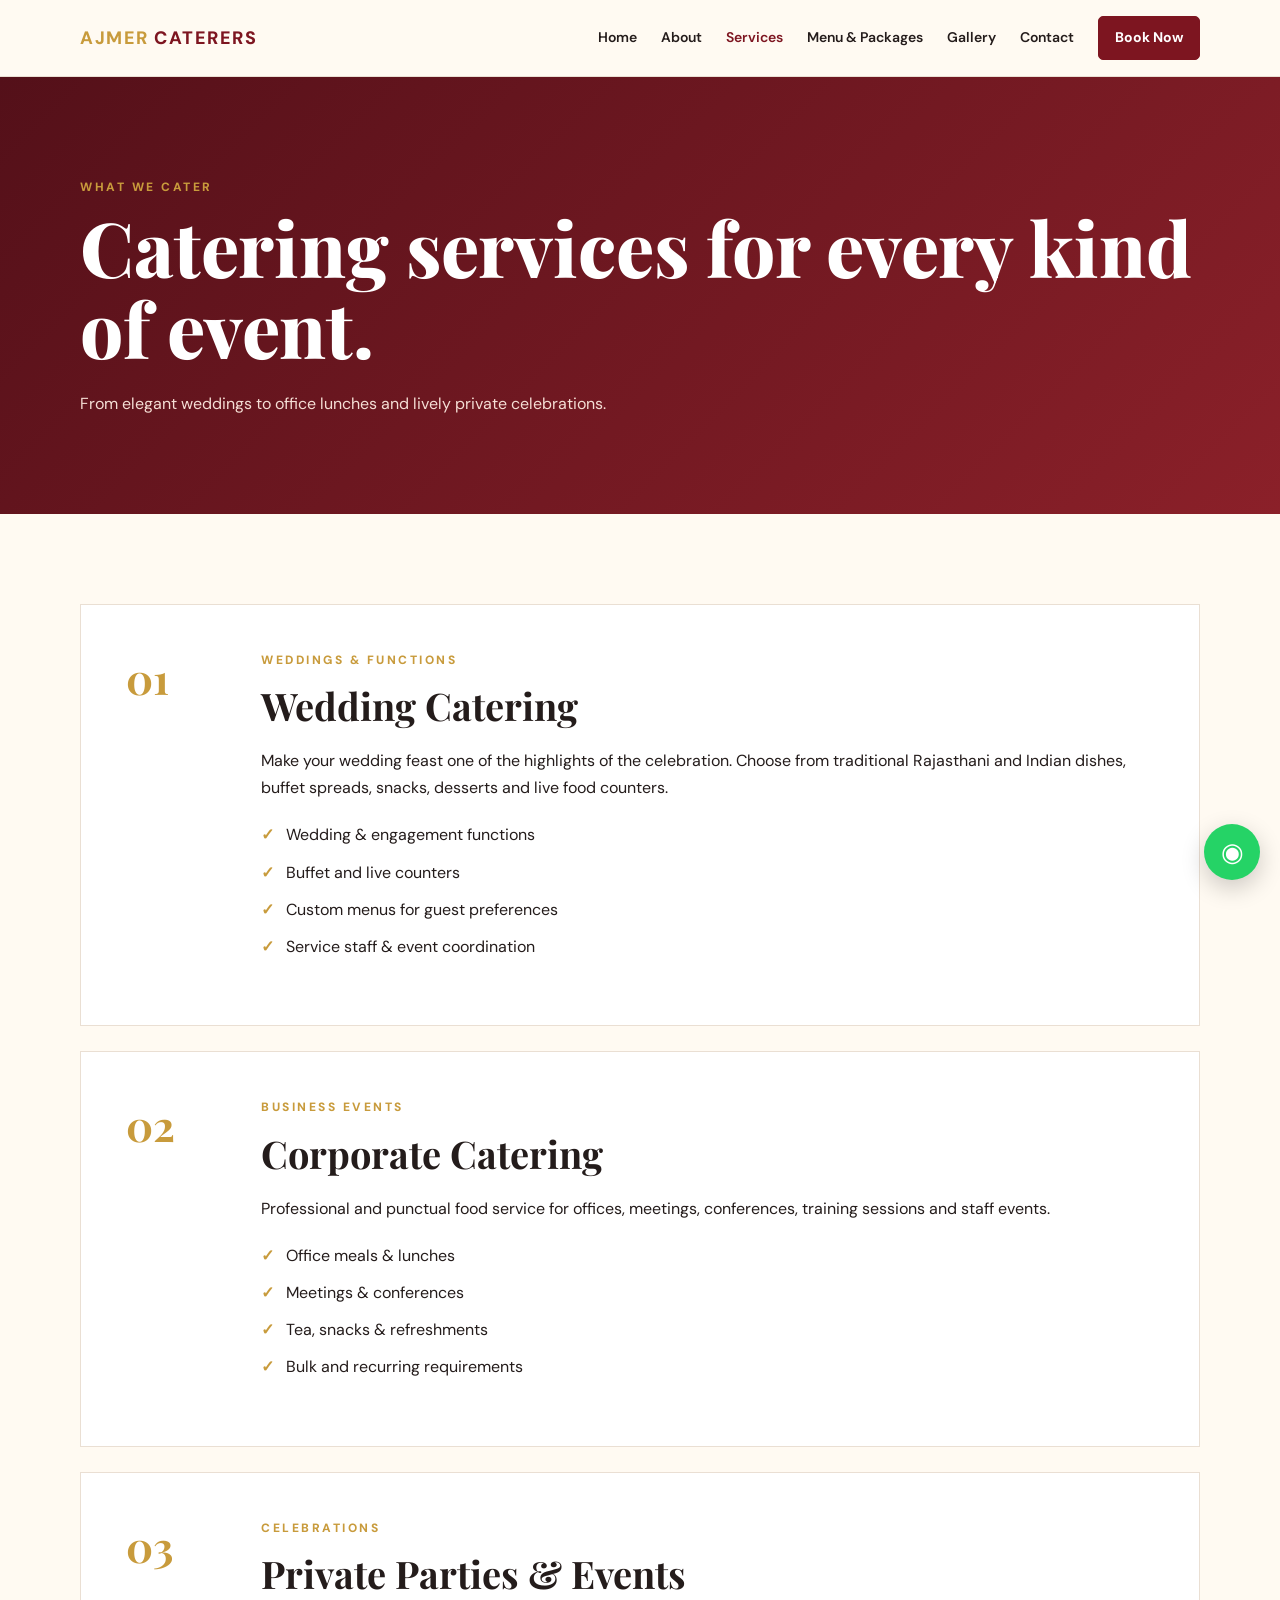
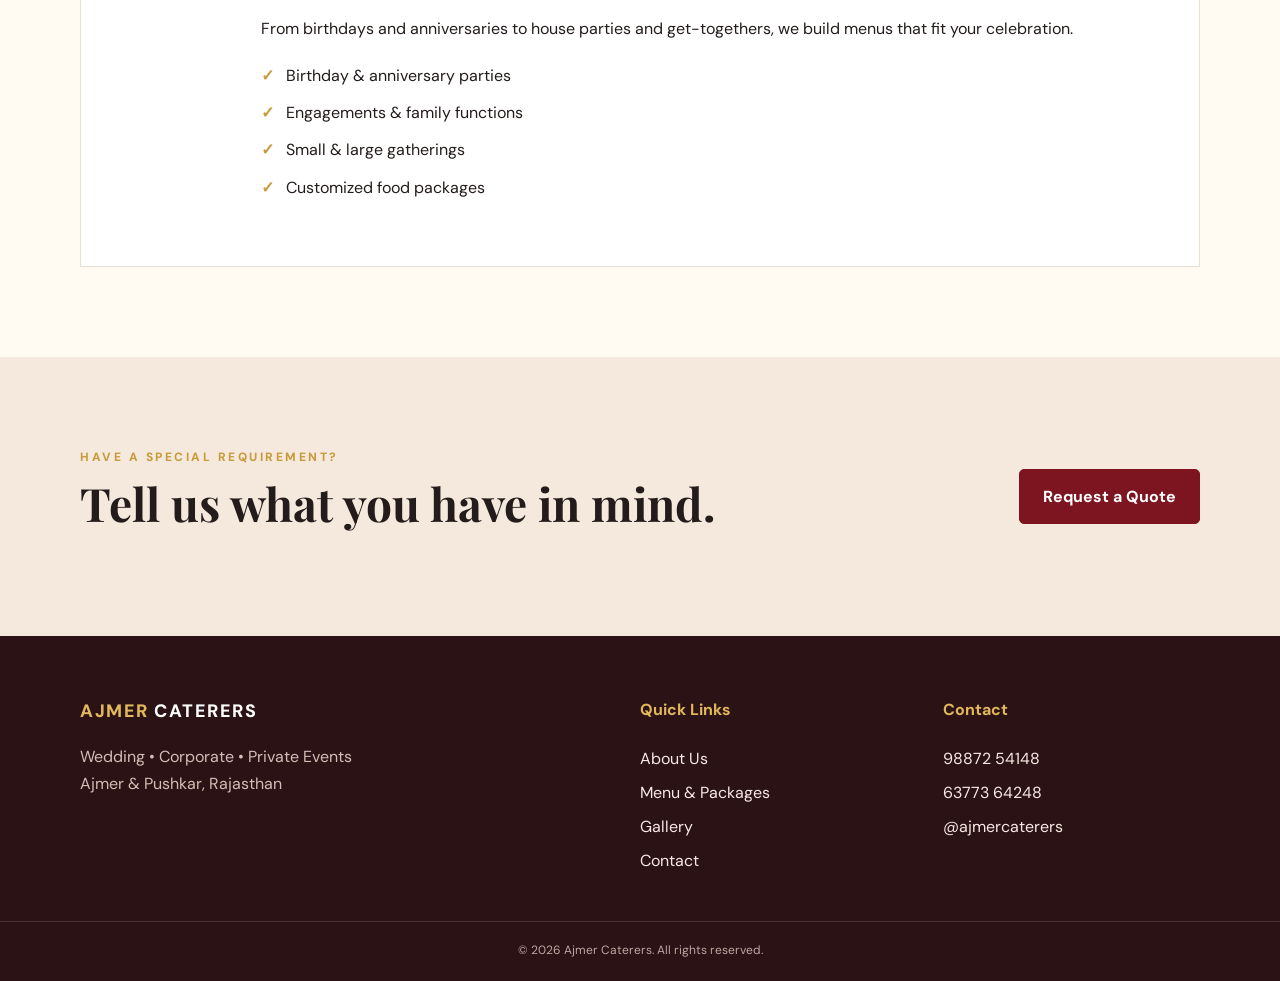
<file: services.html>
<!DOCTYPE html>
<html lang="en"><head><meta charset="UTF-8"><meta name="viewport" content="width=device-width, initial-scale=1.0"><title>Services | Ajmer Caterers</title><link rel="stylesheet" href="css/style.css"></head>
<body><header class="site-header"><div class="container nav-wrap"><a class="logo" href="index.html"><span>AJMER</span> CATERERS</a><button class="nav-toggle" aria-label="Open navigation">☰</button><nav class="nav" id="mainNav"><a href="index.html">Home</a><a href="about.html">About</a><a class="active" href="services.html">Services</a><a href="menu.html">Menu & Packages</a><a href="gallery.html">Gallery</a><a href="contact.html">Contact</a><a class="btn btn-small" href="contact.html">Book Now</a></nav></div></header>
<main><section class="page-hero"><div class="container"><p class="eyebrow">WHAT WE CATER</p><h1>Catering services for every kind of event.</h1><p>From elegant weddings to office lunches and lively private celebrations.</p></div></section>
<section class="section"><div class="container service-list">
<article class="service-row" id="wedding"><div class="service-number">01</div><div><p class="eyebrow">WEDDINGS & FUNCTIONS</p><h2>Wedding Catering</h2><p>Make your wedding feast one of the highlights of the celebration. Choose from traditional Rajasthani and Indian dishes, buffet spreads, snacks, desserts and live food counters.</p><ul class="check-list"><li>Wedding & engagement functions</li><li>Buffet and live counters</li><li>Custom menus for guest preferences</li><li>Service staff & event coordination</li></ul></div></article>
<article class="service-row" id="corporate"><div class="service-number">02</div><div><p class="eyebrow">BUSINESS EVENTS</p><h2>Corporate Catering</h2><p>Professional and punctual food service for offices, meetings, conferences, training sessions and staff events.</p><ul class="check-list"><li>Office meals & lunches</li><li>Meetings & conferences</li><li>Tea, snacks & refreshments</li><li>Bulk and recurring requirements</li></ul></div></article>
<article class="service-row" id="events"><div class="service-number">03</div><div><p class="eyebrow">CELEBRATIONS</p><h2>Private Parties & Events</h2><p>From birthdays and anniversaries to house parties and get-togethers, we build menus that fit your celebration.</p><ul class="check-list"><li>Birthday & anniversary parties</li><li>Engagements & family functions</li><li>Small & large gatherings</li><li>Customized food packages</li></ul></div></article>
</div></section><section class="section band"><div class="container cta-box"><div><p class="eyebrow">HAVE A SPECIAL REQUIREMENT?</p><h2>Tell us what you have in mind.</h2></div><a class="btn" href="contact.html">Request a Quote</a></div></section></main>
<footer class="footer"><div class="container footer-grid"><div><div class="logo light"><span>AJMER</span> CATERERS</div><p>Wedding • Corporate • Private Events<br>Ajmer & Pushkar, Rajasthan</p></div><div><h4>Quick Links</h4><a href="about.html">About Us</a><a href="menu.html">Menu & Packages</a><a href="gallery.html">Gallery</a><a href="contact.html">Contact</a></div><div><h4>Contact</h4><a href="tel:+919887254148">98872 54148</a><a href="tel:+916377364248">63773 64248</a><a target="_blank" rel="noopener" href="https://www.instagram.com/ajmercaterers/?hl=en">@ajmercaterers</a></div></div><div class="copyright">© 2026 Ajmer Caterers. All rights reserved.</div></footer><a class="whatsapp" target="_blank" rel="noopener" href="https://wa.me/919887254148?text=Hello%20Ajmer%20Caterers%2C%20I%20need%20catering%20details." aria-label="Chat on WhatsApp">◉</a><script src="js/script.js"></script></body></html>
</file>
<file: css/style.css>
@import url('https://fonts.googleapis.com/css2?family=DM+Sans:wght@400;500;600;700&family=Playfair+Display:wght@600;700;800&display=swap');
:root{--red:#7d1520;--red2:#a51d2b;--gold:#c89b3c;--cream:#fffaf2;--white:#fff;--ink:#241c1b;--muted:#6f6662;--line:#eadfd3;--shadow:0 15px 45px rgba(65,25,20,.09)}
*{box-sizing:border-box}html{scroll-behavior:smooth}body{margin:0;font-family:"DM Sans",Arial,sans-serif;color:var(--ink);background:var(--cream);line-height:1.7}a{color:inherit;text-decoration:none}.container{width:min(1120px,92%);margin:auto}
.site-header{position:sticky;top:0;z-index:50;background:rgba(255,250,242,.96);backdrop-filter:blur(12px);border-bottom:1px solid var(--line)}.nav-wrap{min-height:76px;display:flex;align-items:center;justify-content:space-between;gap:25px}.logo{font-weight:800;letter-spacing:1.5px;font-size:18px;color:var(--red);white-space:nowrap}.logo span{color:var(--gold)}.logo.light{color:#fff}.logo.light span{color:#e2b85b}.nav{display:flex;align-items:center;gap:24px;font-weight:600;font-size:14px}.nav a:not(.btn){padding:25px 0}.nav a.active{color:var(--red)}.nav-toggle{display:none;border:0;background:none;font-size:28px;color:var(--red)}
.btn{display:inline-block;background:var(--red);color:#fff;padding:13px 23px;border-radius:5px;font-weight:700;border:1px solid var(--red);transition:.2s;cursor:pointer}.btn:hover{background:var(--red2);transform:translateY(-1px)}.btn-outline{background:transparent;color:var(--red)}.btn-outline:hover{color:#fff}.btn-small{padding:9px 16px!important;color:#fff!important}
.hero{min-height:680px;display:flex;align-items:center;background:linear-gradient(90deg,rgba(37,10,8,.83),rgba(75,18,15,.62),rgba(70,18,10,.25)),url("https://images.unsplash.com/photo-1519225421980-715cb0215aed?auto=format&fit=crop&w=1800&q=85") center/cover}.hero-content{color:#fff;padding:80px 0}.eyebrow{font-size:12px;letter-spacing:2.5px;font-weight:800;color:var(--gold);margin:0 0 10px}.hero h1,.page-hero h1{font:800 clamp(42px,6vw,76px)/1.06 "Playfair Display",serif;margin:0 0 22px}.hero h1 span{color:#e7bd61}.hero-text{font-size:18px;max-width:650px;color:#f9eee9}.hero-actions{display:flex;gap:12px;flex-wrap:wrap;margin:30px 0}.hero .btn-outline{border-color:#fff;color:#fff}.hero-badges{display:flex;gap:20px;flex-wrap:wrap;font-size:13px}.hero-badges span{background:rgba(255,255,255,.12);padding:8px 12px;border-radius:20px}
.section{padding:90px 0}.section-heading{text-align:center;max-width:800px;margin:0 auto 45px}.section h2{font:700 clamp(30px,4vw,46px)/1.15 "Playfair Display",serif;margin:0 0 16px}.section-heading>p:last-child{color:var(--muted)}.cards{display:grid;gap:22px}.cards.three{grid-template-columns:repeat(3,1fr)}.card{background:#fff;border:1px solid var(--line);padding:32px;border-radius:8px;box-shadow:var(--shadow)}.card-icon{font-size:35px;margin-bottom:12px}.card h3{font:700 25px "Playfair Display",serif;margin:0 0 8px}.card p{color:var(--muted)}.card a{color:var(--red);font-weight:700}.band{background:#f4e9dc}.split{display:grid;grid-template-columns:1.2fr .8fr;gap:70px;align-items:center}.stats{display:grid;grid-template-columns:1fr 1fr;gap:15px}.stats div{background:#fff;padding:25px;text-align:center;border:1px solid var(--line)}.stats strong{display:block;font:700 34px "Playfair Display";color:var(--red)}.stats span{font-size:13px;color:var(--muted)}.center{justify-content:center}.page-hero{padding:100px 0 80px;background:linear-gradient(135deg,#541019,#8b2029);color:#fff}.page-hero p:last-child{max-width:650px;color:#f5ded5}.feature-box{background:#fff;padding:40px;border:1px solid var(--line);box-shadow:var(--shadow)}.check-list{list-style:none;padding:0;margin:20px 0}.check-list li{margin:10px 0;padding-left:25px;position:relative}.check-list li:before{content:"✓";position:absolute;left:0;color:var(--gold);font-weight:800}.service-list{display:grid;gap:25px}.service-row{display:grid;grid-template-columns:100px 1fr;gap:35px;padding:45px;background:#fff;border:1px solid var(--line)}.service-number{font:700 42px "Playfair Display";color:var(--gold)}.service-row h2{font:700 38px "Playfair Display";margin:0 0 10px}.cta-box{display:flex;justify-content:space-between;align-items:center;gap:25px}.package-grid{display:grid;grid-template-columns:repeat(3,1fr);gap:22px;align-items:stretch}.package{background:#fff;border:1px solid var(--line);padding:34px;position:relative;box-shadow:var(--shadow);display:flex;flex-direction:column}.package .btn{margin-top:auto;text-align:center}.package.featured{border:2px solid var(--gold);transform:translateY(-8px)}.package-head{text-align:center;border-bottom:1px solid var(--line);padding-bottom:20px}.package-head p{color:var(--gold);font-weight:800;letter-spacing:2px}.package-head h2{margin:0;font:700 34px "Playfair Display"}.package-head span{font-size:13px;color:var(--muted)}.ribbon{position:absolute;right:0;top:0;background:var(--gold);padding:5px 12px;font-size:11px;font-weight:800}.note{margin-top:30px;padding:18px 20px;background:#f5eadc;border-left:4px solid var(--gold)}.note a{color:var(--red);font-weight:700}.buffet-section{background:#fffaf2}.buffet-feature{display:grid;grid-template-columns:1fr 1fr;gap:0;background:#fff;border:1px solid var(--line);box-shadow:var(--shadow);overflow:hidden}.buffet-photo{min-height:430px}.buffet-photo img{width:100%;height:100%;object-fit:cover;display:block}.dish-panel{padding:40px}.dish-panel h3{font:700 32px "Playfair Display",serif;color:var(--red);margin:0 0 22px}.dish-groups{display:grid;gap:17px;margin-bottom:28px}.dish-groups div{border-bottom:1px solid var(--line);padding-bottom:13px}.dish-groups strong{display:block;color:var(--red);font-family:"Playfair Display",serif;font-size:18px}.dish-groups span{display:block;color:var(--muted);font-size:14px;line-height:1.6}.menu-showcase{display:grid;grid-template-columns:.9fr 1.1fr;gap:30px;align-items:stretch}.menu-image{min-height:500px;border:1px solid var(--line);overflow:hidden;background:#fff}.menu-image img{width:100%;height:100%;object-fit:cover;display:block}.menu-categories{display:grid;grid-template-columns:1fr 1fr;gap:18px}.menu-category{background:#fff;border:1px solid var(--line);padding:24px;box-shadow:var(--shadow)}.menu-category h3{margin:0 0 8px;color:var(--red);font:700 22px "Playfair Display",serif}.menu-category p{margin:0;color:var(--muted);font-size:14px;line-height:1.7}.buffet-menu{background:#f4e9dc}
.gallery-grid{display:grid;grid-template-columns:repeat(3,1fr);gap:18px}.gallery-item{height:240px;background:linear-gradient(135deg,#6e1821,#d3a554);display:flex;align-items:flex-end;padding:20px;color:#fff;font:700 22px "Playfair Display";position:relative;overflow:hidden}.gallery-item:before{content:"PHOTO";position:absolute;top:50%;left:50%;transform:translate(-50%,-50%);font:800 42px "Playfair Display";opacity:.16}.contact-grid{display:grid;grid-template-columns:.75fr 1.25fr;gap:55px}.contact-card{display:flex;flex-direction:column;gap:3px;background:#fff;border:1px solid var(--line);padding:18px;margin:12px 0}.contact-card strong{color:var(--red)}.contact-card a{font-weight:700}.booking-form{background:#fff;padding:35px;border:1px solid var(--line);box-shadow:var(--shadow)}label{display:block;font-weight:600;font-size:14px;margin-bottom:18px}input,select,textarea{width:100%;margin-top:7px;padding:13px 14px;border:1px solid #d9cdc2;border-radius:4px;background:#fff;font:inherit;color:var(--ink)}textarea{resize:vertical}.form-row{display:grid;grid-template-columns:1fr 1fr;gap:16px}.form-note{font-size:12px;color:var(--muted)}.footer{background:#2b1215;color:#f7e9e3;padding:60px 0 20px}.footer-grid{display:grid;grid-template-columns:2fr 1fr 1fr;gap:45px}.footer h4{margin-top:0;color:#e2b85b}.footer-grid a{display:block;margin:7px 0;color:#f7e9e3}.footer p{color:#d4bdb5}.copyright{border-top:1px solid rgba(255,255,255,.12);margin-top:40px;padding-top:18px;text-align:center;font-size:12px;color:#bda7a0}.whatsapp{position:fixed;right:20px;bottom:20px;width:56px;height:56px;border-radius:50%;background:#25d366;color:#fff;display:grid;place-items:center;font-size:26px;z-index:60;box-shadow:0 8px 25px rgba(0,0,0,.2)}
@media(max-width:900px){.buffet-feature,.menu-showcase{grid-template-columns:1fr}.menu-image{min-height:330px}.nav-toggle{display:block}.nav{display:none;position:absolute;top:76px;left:0;right:0;background:var(--cream);padding:15px 5%;border-bottom:1px solid var(--line);flex-direction:column;align-items:stretch;gap:0}.nav.open{display:flex}.nav a:not(.btn){padding:12px 0}.nav .btn{text-align:center;margin:8px 0}.cards.three,.package-grid,.gallery-grid{grid-template-columns:1fr 1fr}.split,.contact-grid{grid-template-columns:1fr;gap:35px}.hero{min-height:610px}.footer-grid{grid-template-columns:1fr 1fr}}
@media(max-width:600px){.menu-categories{grid-template-columns:1fr}.buffet-photo{min-height:300px}.dish-panel{padding:28px}.section{padding:65px 0}.hero h1,.page-hero h1{font-size:42px}.hero-text{font-size:16px}.cards.three,.package-grid,.gallery-grid,.form-row,.footer-grid{grid-template-columns:1fr}.package.featured{transform:none}.service-row{grid-template-columns:1fr;gap:5px;padding:30px}.service-number{font-size:30px}.service-row h2{font-size:31px}.cta-box{display:block}.cta-box .btn{margin-top:15px}.gallery-item{height:200px}.hero-badges{display:block}.hero-badges span{display:inline-block;margin:4px 4px 4px 0}.booking-form{padding:22px}}
</file>
